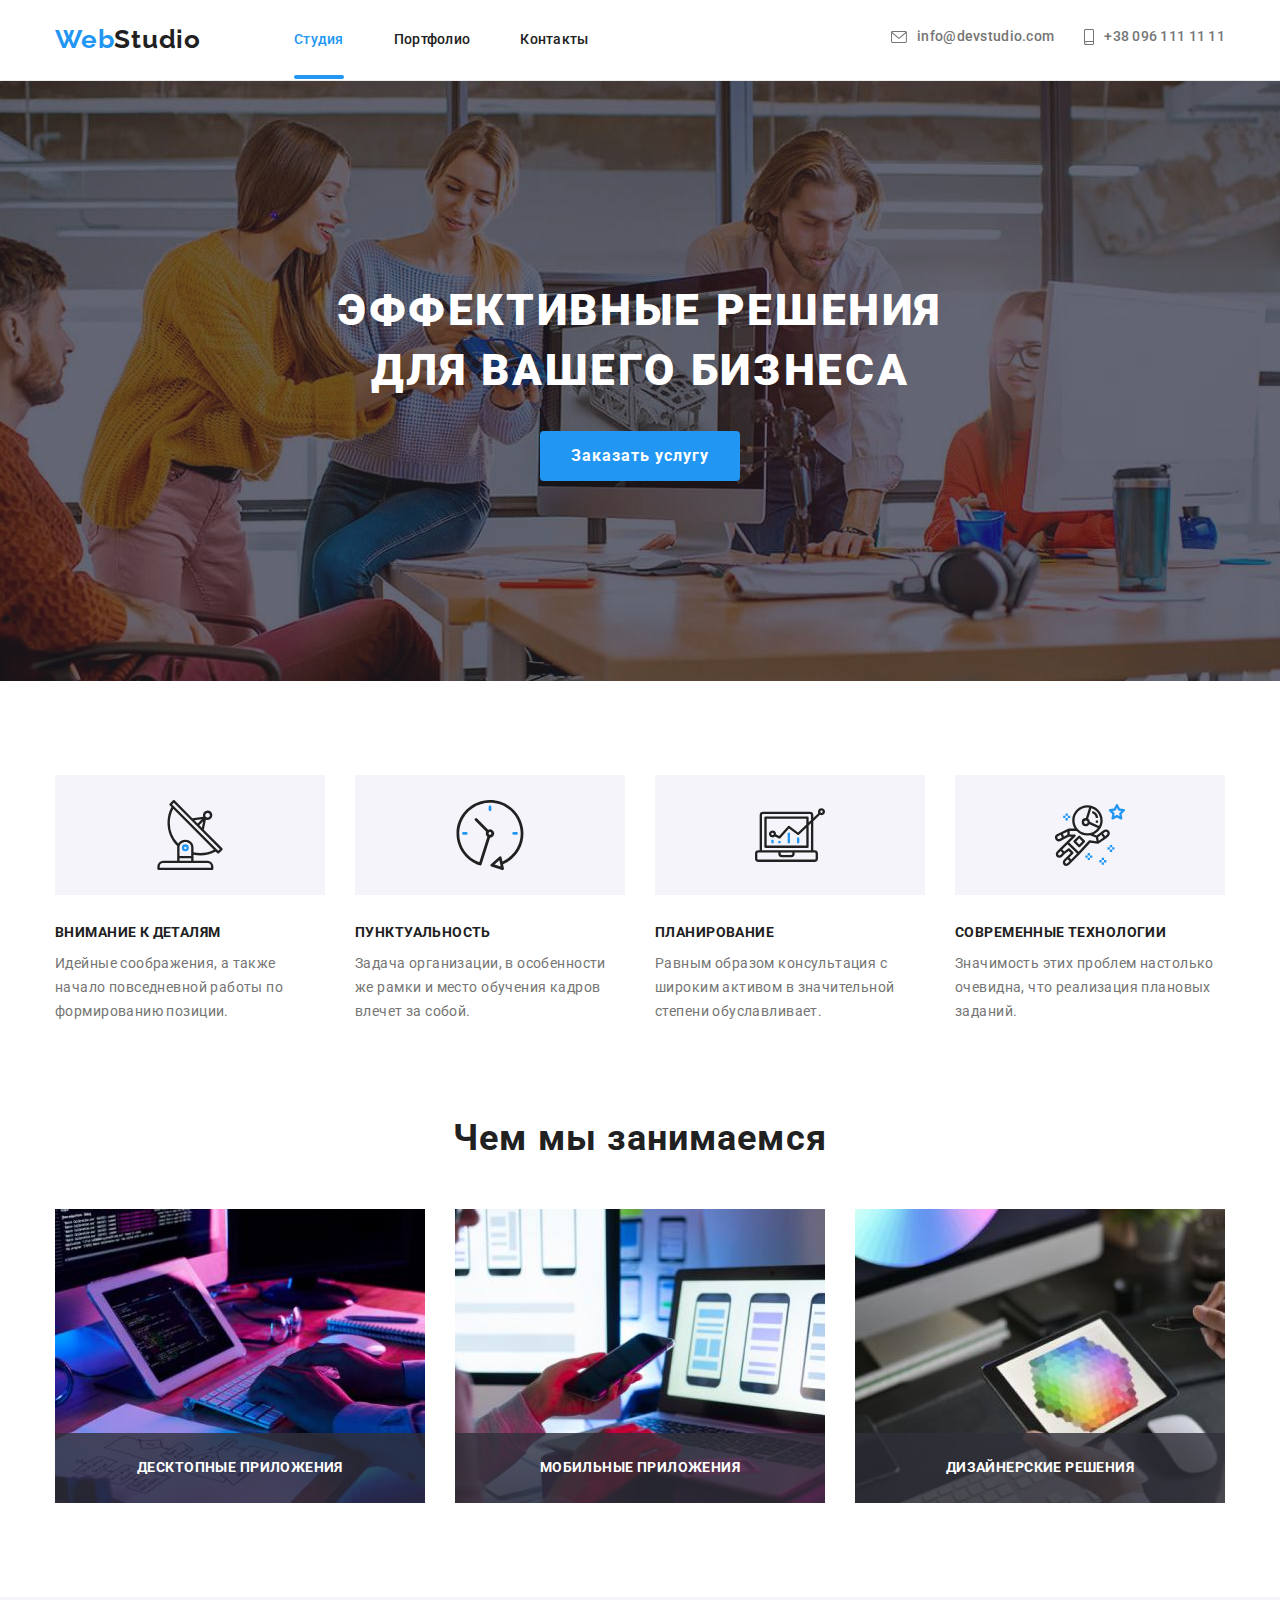
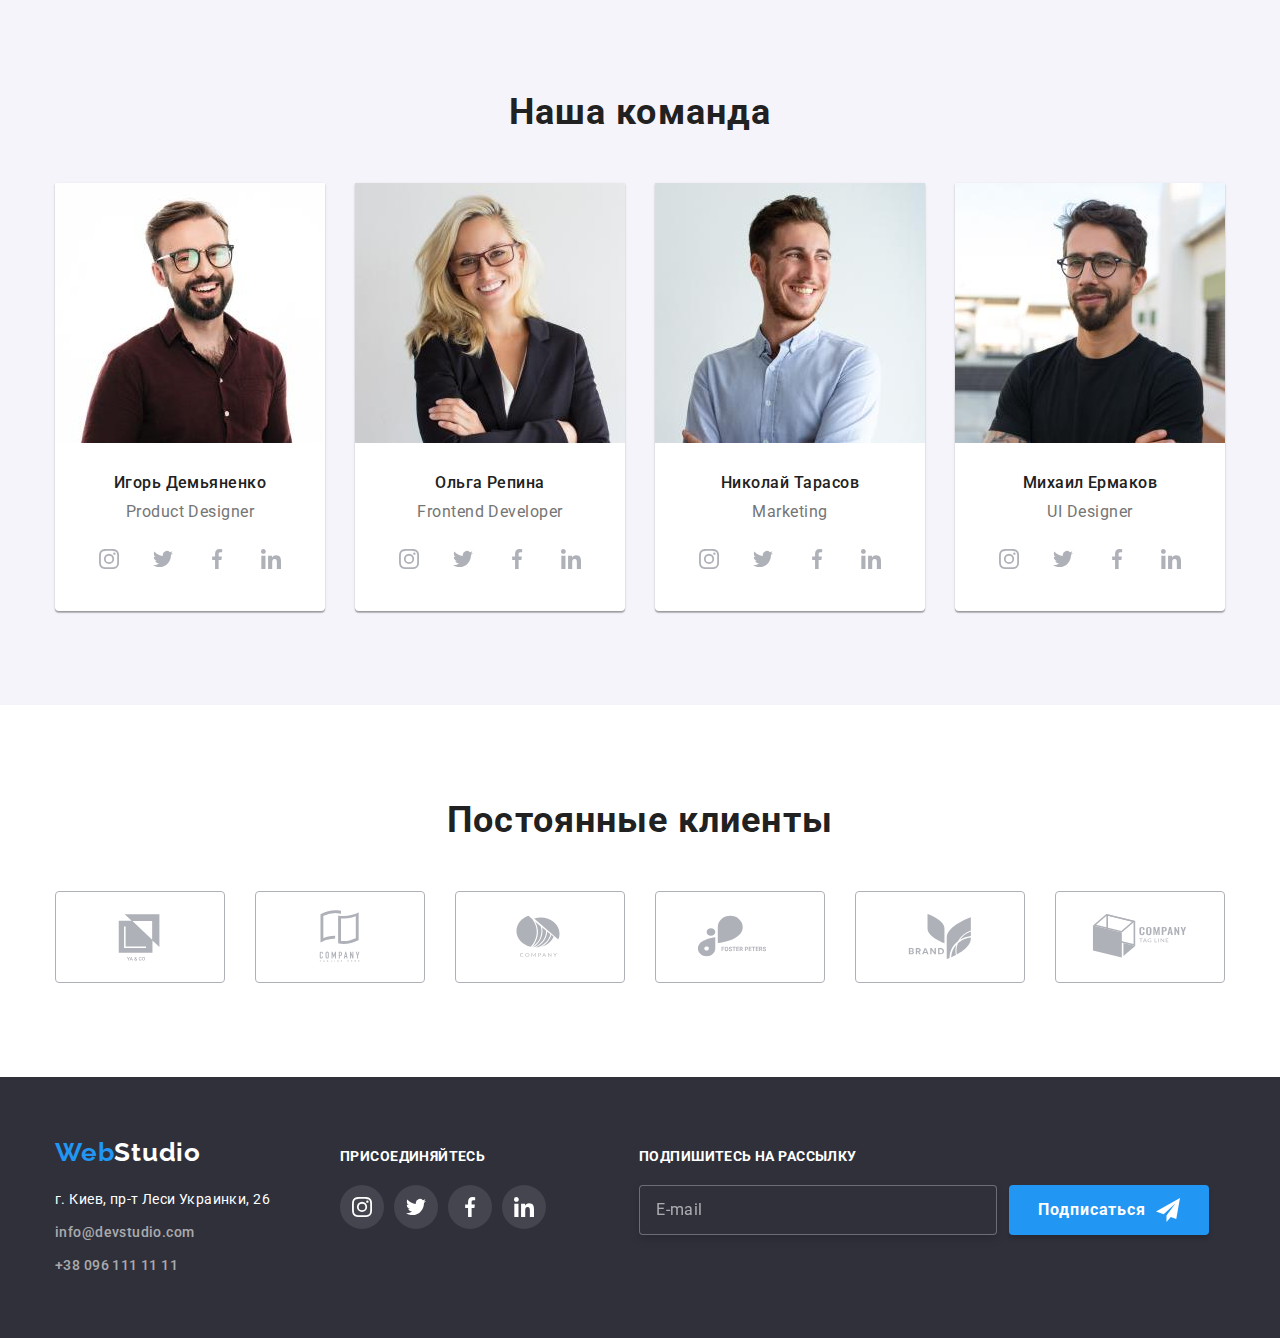
<file: index.html>
<!DOCTYPE html>
<html lang="ru">
  <head>
    <meta charset="UTF-8" />
    <meta http-equiv="X-UA-Compatible" content="IE=edge" />
    <meta name="viewport" content="width=device-width, initial-scale=1.0" />
    <title>Студия</title>
    <link href="./css/modern-normalize.css" rel="stylesheet" />
    <link
      href="https://fonts.googleapis.com/css2?family=Raleway:wght@700&family=Roboto:wght@400;500;700;900&display=swap"
      rel="stylesheet"
    />
    <link rel="stylesheet" href="./css/main.min.css" />
  </head>
  <body>
    <header class="header">
      <div class="container">
        <div class="nav">
          <a href="./index.html" lang="en" class="logo__link link"
            >Web<span class="logo__text">Studio </span></a
          >
          <nav>
            <ul class="list nav__list">
              <li class="nav__item">
                <a class="nav__link nav__link--active link" href="./index.html"
                  >Студия</a
                >
              </li>
              <li class="nav__item">
                <a class="nav__link link" href="./portfolio.html">Портфолио</a>
              </li>
              <li class="nav__item">
                <a class="nav__link link" href="">Контакты</a>
              </li>
            </ul>
          </nav>
        </div>
        <button type="button" class="burger--btn" data-menu-open>
          <svg class="burger--btn__icon">
            <use href="./images/icons.svg#icon-menu_40px"></use>
          </svg>
        </button>
        <ul class="list contact">
          <li class="contact__item">
            <a href="mailto:info@devstudio.com" class="contact__link link">
              <svg class="contact__icon contact__icon--mail">
                <use href="./images/icons.svg#icon-email"></use>
              </svg>
              info@devstudio.com</a
            >
          </li>
          <li class="contact__item">
            <a href="tel:+380961111111" class="contact__link link">
              <svg class="contact__icon contact__icon--telef">
                <use href="./images/icons.svg#icon-smartphone"></use>
              </svg>
              +38 096 111 11 11</a
            >
          </li>
        </ul>
      </div>
    </header>
    <main>
      <section class="hero-section">
        <div class="container">
          <h1 class="hero-title">Эффективные решения для вашего бизнеса</h1>
          <button type="button" class="btn hero-btn" data-modal-open>
            Заказать услугу
          </button>
        </div>
      </section>
      <section class="section">
        <div class="container">
          <h2 class="visually-hidden">Наши сильные стороны</h2>
          <ul class="list advantage-list">
            <li class="advantage-item">
              <div class="advantage-form">
                <svg class="advantage-icon" width="70px" height="70px">
                  <use href="./images/icons.svg#icon-antenna"></use>
                </svg>
              </div>
              <h3 class="advantage-title">Внимание к деталям</h3>
              <p class="advantage-text">
                Идейные соображения, а также начало повседневной работы по
                формированию позиции.
              </p>
            </li>
            <li class="advantage-item">
              <div class="advantage-form">
                <svg class="advantage-icon" width="70px" height="70px">
                  <use href="./images/icons.svg#icon-clock"></use>
                </svg>
              </div>
              <h3 class="advantage-title">Пунктуальность</h3>
              <p class="advantage-text">
                Задача организации, в особенности же рамки и место обучения
                кадров влечет за собой.
              </p>
            </li>
            <li class="advantage-item">
              <div class="advantage-form">
                <svg class="advantage-icon" width="70px" height="70px">
                  <use href="./images/icons.svg#icon-diagram"></use>
                </svg>
              </div>
              <h3 class="advantage-title">Планирование</h3>
              <p class="advantage-text">
                Равным образом консультация с широким активом в значительной
                степени обуславливает.
              </p>
            </li>
            <li class="advantage-item">
              <div class="advantage-form">
                <svg class="advantage-icon" width="70px" height="70px">
                  <use href="./images/icons.svg#icon-astronaut"></use>
                </svg>
              </div>
              <h3 class="advantage-title">Современные технологии</h3>
              <p class="advantage-text">
                Значимость этих проблем настолько очевидна, что реализация
                плановых заданий.
              </p>
            </li>
          </ul>
        </div>
      </section>
      <section class="example-section section">
        <div class="container">
          <h2 class="section-title">Чем мы занимаемся</h2>
          <ul class="list example-list">
            <li class="example-item">
              <picture>
                <source
                  media="(min-width:1200px)"
                  srcset="
                    ./images/img-example-1.jpg    1x,
                    ./images/img-example@2x-1.jpg 2x
                  "
                />
                <img src="#" alt="Написание кода" />
              </picture>
              <div class="example-description">
                <h3 class="example-title">Десктопные приложения</h3>
              </div>
            </li>
            <li class="example-item">
              <picture>
                <source
                  media="(min-width:1200px)"
                  srcset="
                    ./images/img-example-2.jpg    1x,
                    ./images/img-example@2x-2.jpg 2x
                  "
                />
                <img src="#" alt="Разработка мобильной версии" />
              </picture>
              <div class="example-description">
                <h3 class="example-title">Мобильные приложения</h3>
              </div>
            </li>
            <li class="example-item">
              <picture>
                <source
                  media="(min-width:1200px)"
                  srcset="
                    ./images/img-example-3.jpg    1x,
                    ./images/img-example@2x-3.jpg 2x
                  "
                />
                <img src="#" alt="Разработка дизайна" />
              </picture>
              <div class="example-description">
                <h3 class="example-title">Дизайнерские решения</h3>
              </div>
            </li>
          </ul>
        </div>
      </section>
      <section class="section team-section">
        <div class="container">
          <h2 class="section-title">Наша команда</h2>
          <ul class="list team-list">
            <li class="team-item">
              <picture>
                <source
                  media="(min-width:1200px)"
                  srcset="
                    ./images/desktop/img.jpg    1x,
                    ./images/desktop/img@2x.jpg 2x
                  "
                />
                <source
                  media="(min-width:768px)"
                  srcset="
                    ./images/tablet/img-tablet.jpg    1x,
                    ./images/tablet/img-tablet@2x.jpg 2x
                  "
                />
                <source
                  media="(min-width:320px)"
                  srcset="
                    ./images/mobile/img-mobile.jpg    1x,
                    ./images/mobile/img-mobile@2x.jpg 2x
                  "
                />
                <img src="#" alt="Игорь Демьяненко" />
              </picture>
              <div class="description">
                <h3 class="team-title">Игорь Демьяненко</h3>
                <p lang="en" class="team-text">Product Designer</p>
                <ul class="social-list list">
                  <li class="social-item">
                    <a href="" class="social-link">
                      <svg class="social-logo" width="20" height="20">
                        <use href="./images/icons.svg#icon-instagram"></use>
                      </svg>
                    </a>
                  </li>
                  <li class="social-item">
                    <a href="" class="social-link">
                      <svg class="social-logo" width="20" height="20">
                        <use href="./images/icons.svg#icon-twitter"></use>
                      </svg>
                    </a>
                  </li>
                  <li class="social-item">
                    <a href="" class="social-link">
                      <svg class="social-logo" width="20" height="20">
                        <use href="./images/icons.svg#icon-facebook"></use>
                      </svg>
                    </a>
                  </li>
                  <li class="social-item">
                    <a href="" class="social-link">
                      <svg class="social-logo" width="20" height="20">
                        <use href="./images/icons.svg#icon-linkedin"></use>
                      </svg>
                    </a>
                  </li>
                </ul>
              </div>
            </li>
            <li class="team-item">
              <picture>
                <source
                  media="(min-width:1200px)"
                  srcset="
                    ./images/desktop/img-1.jpg    1x,
                    ./images/desktop/img@2x-1.jpg 2x
                  "
                />
                <source
                  media="(min-width:768px)"
                  srcset="
                    ./images/tablet/img-tablet-1.jpg    1x,
                    ./images/tablet/img-tablet@2x-1.jpg 2x
                  "
                />
                <source
                  media="(min-width:320px)"
                  srcset="
                    ./images/mobile/img-mobile-1.jpg    1x,
                    ./images/mobile/img-mobile@2x-1.jpg 2x
                  "
                />
                <img src="#" alt="Ольга Репина" />
              </picture>
              <div class="description">
                <h3 class="team-title">Ольга Репина</h3>
                <p lang="en" class="team-text">Frontend Developer</p>
                <ul class="social-list list">
                  <li class="social-item">
                    <a href="" class="social-link">
                      <svg class="social-logo" width="20" height="20">
                        <use href="./images/icons.svg#icon-instagram"></use>
                      </svg>
                    </a>
                  </li>
                  <li class="social-item">
                    <a href="" class="social-link">
                      <svg class="social-logo" width="20" height="20">
                        <use href="./images/icons.svg#icon-twitter"></use>
                      </svg>
                    </a>
                  </li>
                  <li class="social-item">
                    <a href="" class="social-link">
                      <svg class="social-logo" width="20" height="20">
                        <use href="./images/icons.svg#icon-facebook"></use>
                      </svg>
                    </a>
                  </li>
                  <li class="social-item">
                    <a href="" class="social-link">
                      <svg class="social-logo" width="20" height="20">
                        <use href="./images/icons.svg#icon-linkedin"></use>
                      </svg>
                    </a>
                  </li>
                </ul>
              </div>
            </li>
            <li class="team-item">
              <picture>
                <source
                  media="(min-width:1200px)"
                  srcset="
                    ./images/desktop/img-2.jpg    1x,
                    ./images/desktop/img@2x-2.jpg 2x
                  "
                />
                <source
                  media="(min-width:768px)"
                  srcset="
                    ./images/tablet/img-tablet-2.jpg    1x,
                    ./images/tablet/img-tablet@2x-2.jpg 2x
                  "
                />
                <source
                  media="(min-width:320px)"
                  srcset="
                    ./images/mobile/img-mobile-2.jpg    1x,
                    ./images/mobile/img-mobile@2x-2.jpg 2x
                  "
                />
                <img src="#" alt="Николай Тарасов" />
              </picture>
              <div class="description">
                <h3 class="team-title">Николай Тарасов</h3>
                <p lang="en" class="team-text">Marketing</p>
                <ul class="social-list list">
                  <li class="social-item">
                    <a href="" class="social-link">
                      <svg class="social-logo" width="20" height="20">
                        <use href="./images/icons.svg#icon-instagram"></use>
                      </svg>
                    </a>
                  </li>
                  <li class="social-item">
                    <a href="" class="social-link">
                      <svg class="social-logo" width="20" height="20">
                        <use href="./images/icons.svg#icon-twitter"></use>
                      </svg>
                    </a>
                  </li>
                  <li class="social-item">
                    <a href="" class="social-link">
                      <svg class="social-logo" width="20" height="20">
                        <use href="./images/icons.svg#icon-facebook"></use>
                      </svg>
                    </a>
                  </li>
                  <li class="social-item">
                    <a href="" class="social-link">
                      <svg class="social-logo" width="20" height="20">
                        <use href="./images/icons.svg#icon-linkedin"></use>
                      </svg>
                    </a>
                  </li>
                </ul>
              </div>
            </li>
            <li class="team-item">
              <picture>
                <source
                  media="(min-width:1200px)"
                  srcset="
                    ./images/desktop/img-3.jpg    1x,
                    ./images/desktop/img@2x-3.jpg 2x
                  "
                />
                <source
                  media="(min-width:768px)"
                  srcset="
                    ./images/tablet/img-tablet-3.jpg    1x,
                    ./images/tablet/img-tablet@2x-3.jpg 2x
                  "
                />
                <source
                  media="(min-width:320px)"
                  srcset="
                    ./images/mobile/img-mobile-3.jpg    1x,
                    ./images/mobile/img-mobile@2x-3.jpg 2x
                  "
                />
                <img src="#" alt="Михаил Ермаков" />
              </picture>
              <div class="description">
                <h3 class="team-title">Михаил Ермаков</h3>
                <p lang="en" class="team-text">UI Designer</p>
                <ul class="social-list list">
                  <li class="social-item">
                    <a href="" class="social-link">
                      <svg class="social-logo" width="20" height="20">
                        <use href="./images/icons.svg#icon-instagram"></use>
                      </svg>
                    </a>
                  </li>
                  <li class="social-item">
                    <a href="" class="social-link">
                      <svg class="social-logo" width="20" height="20">
                        <use href="./images/icons.svg#icon-twitter"></use>
                      </svg>
                    </a>
                  </li>
                  <li class="social-item">
                    <a href="" class="social-link">
                      <svg class="social-logo" width="20" height="20">
                        <use href="./images/icons.svg#icon-facebook"></use>
                      </svg>
                    </a>
                  </li>
                  <li class="social-item">
                    <a href="" class="social-link">
                      <svg class="social-logo" width="20" height="20">
                        <use href="./images/icons.svg#icon-linkedin"></use>
                      </svg>
                    </a>
                  </li>
                </ul>
              </div>
            </li>
          </ul>
        </div>
      </section>
      <section class="section">
        <div class="container">
          <h2 class="section-title">Постоянные клиенты</h2>
          <ul class="client-list list">
            <li class="client-item">
              <a href="" class="client-link">
                <svg class="client-icon" width="106px" height="60px">
                  <use href="./images/icons.svg#icon-klient-logo1"></use>
                </svg>
              </a>
            </li>
            <li class="client-item">
              <a href="" class="client-link">
                <svg class="client-icon" width="106px" height="60px">
                  <use href="./images/icons.svg#icon-klient-logo2"></use>
                </svg>
              </a>
            </li>
            <li class="client-item">
              <a href="" class="client-link">
                <svg class="client-icon" width="106px" height="60px">
                  <use href="./images/icons.svg#icon-klient-logo3"></use>
                </svg>
              </a>
            </li>
            <li class="client-item">
              <a href="" class="client-link">
                <svg class="client-icon" width="106px" height="60px">
                  <use href="./images/icons.svg#icon-klient-logo4"></use>
                </svg>
              </a>
            </li>
            <li class="client-item">
              <a href="" class="client-link">
                <svg class="client-icon" width="106px" height="60px">
                  <use href="./images/icons.svg#icon-klient-logo5"></use>
                </svg>
              </a>
            </li>
            <li class="client-item">
              <a href="" class="client-link">
                <svg class="client-icon" width="106px" height="60px">
                  <use href="./images/icons.svg#icon-klient-logo6"></use>
                </svg>
              </a>
            </li>
          </ul>
        </div>
      </section>
    </main>
    <footer class="footer footer-section">
      <div class="container footer-iformation">
        <div class="footer-contact-block">
          <div class="adress-information">
            <a href="./index.html" lang="en" class="logo__link link"
              >Web<span class="logo__text--white">Studio </span></a
            >
            <address>
              <p class="adress-item">г. Киев, пр-т Леси Украинки, 26</p>
              <ul class="list">
                <li class="adress-item">
                  <a href="mailto:info@devstudio.com" class="link contact__link"
                    >info@devstudio.com</a
                  >
                </li>
                <li class="adress-item">
                  <a href="tel:+380961111111" class="link contact__link"
                    >+38 096 111 11 11</a
                  >
                </li>
              </ul>
            </address>
          </div>
          <div class="social-information">
            <h3 class="social-title">присоединяйтесь</h3>
            <ul class="social-list list">
              <li class="social-item">
                <a href="" class="social-link">
                  <svg class="social-logo" width="20" height="20">
                    <use href="./images/icons.svg#icon-instagram"></use>
                  </svg>
                </a>
              </li>
              <li class="social-item">
                <a href="" class="social-link">
                  <svg class="social-logo" width="20" height="20">
                    <use href="./images/icons.svg#icon-twitter"></use>
                  </svg>
                </a>
              </li>
              <li class="social-item">
                <a href="" class="social-link">
                  <svg class="social-logo" width="20" height="20">
                    <use href="./images/icons.svg#icon-facebook"></use>
                  </svg>
                </a>
              </li>
              <li class="social-item">
                <a href="" class="social-link">
                  <svg class="social-logo" width="20" height="20">
                    <use href="./images/icons.svg#icon-linkedin"></use>
                  </svg>
                </a>
              </li>
            </ul>
          </div>
        </div>
        <div class="form-footer">
          <form>
            <p class="form-head-footer">Подпишитесь на рассылку</p>
            <div class="sub-footer">
              <label>
                <input
                  type="email"
                  name="user-email-footer"
                  class="form-field-footer"
                  placeholder="E-mail"
                />
              </label>
              <button type="submit" class="form-btn-footer btn">
                Подписаться
                <svg class="modal-icon-footer" width="24" height="24">
                  <use href="./images/icons.svg#icon-send"></use>
                </svg>
              </button>
            </div>
          </form>
        </div>
      </div>
    </footer>
    <div class="backdrop is-hidden" data-modal>
      <div class="modal">
        <button type="button" class="modal-btn" data-modal-close>
          <svg class="modal-icon" width="14px" height="14px">
            <use href="./images/icons.svg#icon-close-black"></use>
          </svg>
        </button>
        <form>
          <div class="form-data">
            <p class="form-head">Оставьте свои данные, мы вам перезвоним</p>
            <label class="form-item">
              Имя
              <span class="form-field-holder">
                <input
                  type="text"
                  name="user-name"
                  autofocus
                  class="form-field"
                />
                <svg class="form-icon" width="18px" height="18px">
                  <use href="./images/icons.svg#icon-person-black"></use>
                </svg>
              </span>
            </label>
            <label class="form-item">
              Телефон
              <span class="form-field-holder">
                <input type="tel" name="user-tel" class="form-field" />
                <svg class="form-icon" width="18px" height="18px">
                  <use href="./images/icons.svg#icon-phone-black"></use>
                </svg>
              </span>
            </label>
            <label class="form-item">
              Почта
              <span class="form-field-holder">
                <input type="email" name="user-email" class="form-field" />
                <svg class="form-icon" width="18px" height="18px">
                  <use href="./images/icons.svg#icon-email-black"></use>
                </svg>
              </span>
            </label>
            <label class="form-item form-item-last">
              Комментарий
              <textarea
                name="user-message"
                class="form-field form-message"
                placeholder="Введите текст"
              ></textarea>
            </label>
            <input
              type="checkbox"
              name="policy"
              id="agreement"
              class="modal-checkbox visually-hidden"
            />
            <label for="agreement" class="modal-checkbox-text">
              Соглашаюсь с рассылкой и принимаю&nbsp;
              <a href="">Условия договора</a>
            </label>
            <button type="submit" class="form-btn btn">Отправить</button>
          </div>
        </form>
      </div>
    </div>
    <div class="mobile--menu" data-menu>
      <button type="button" class="mobile--btn" data-menu-close>
        <svg class="mobile--btn__icon">
          <use href="./images/icons.svg#icon-close_40px"></use>
        </svg>
      </button>
      <div class="mobile--container">
        <div class="mobile--nav">
          <nav>
            <ul class="list mobile--nav__list">
              <li class="mobile--nav__item">
                <a
                  class="mobile--nav__link mobile--nav__link--active link"
                  href="./index.html"
                  >Студия</a
                >
              </li>
              <li class="mobile--nav__item">
                <a class="mobile--nav__link link" href="./portfolio.html"
                  >Портфолио</a
                >
              </li>
              <li class="mobile--nav__item">
                <a class="mobile--nav__link link" href="">Контакты</a>
              </li>
            </ul>
          </nav>
        </div>
        <div class="connection">
          <ul class="mobile--contact list">
            <li class="mobile--contact__item">
              <a
                href="tel:+380961111111"
                class="mobile--contact__link link telef"
              >
                +38 096 111 11 11</a
              >
            </li>
            <li class="mobile--contact__item">
              <a
                href="mailto:info@devstudio.com"
                class="mobile--contact__link link"
              >
                info@devstudio.com</a
              >
            </li>
          </ul>
          <ul class="mobile--social list">
            <li class="mobile--social__item">
              <a href="" class="mobile--social__link link"> Instagram</a>
            </li>
            <li class="mobile--social__item">
              <a href="" class="mobile--social__link link"> Twitter</a>
            </li>
            <li class="mobile--social__item">
              <a href="" class="mobile--social__link link"> Facebook</a>
            </li>
            <li class="mobile--social__item">
              <a href="" class="mobile--social__link link"> LinkedIn</a>
            </li>
          </ul>
        </div>
      </div>
    </div>
    <script src="./js/mobile-menu.js"></script>
    <script src="./js/modal.js"></script>
  </body>
</html>
</file>
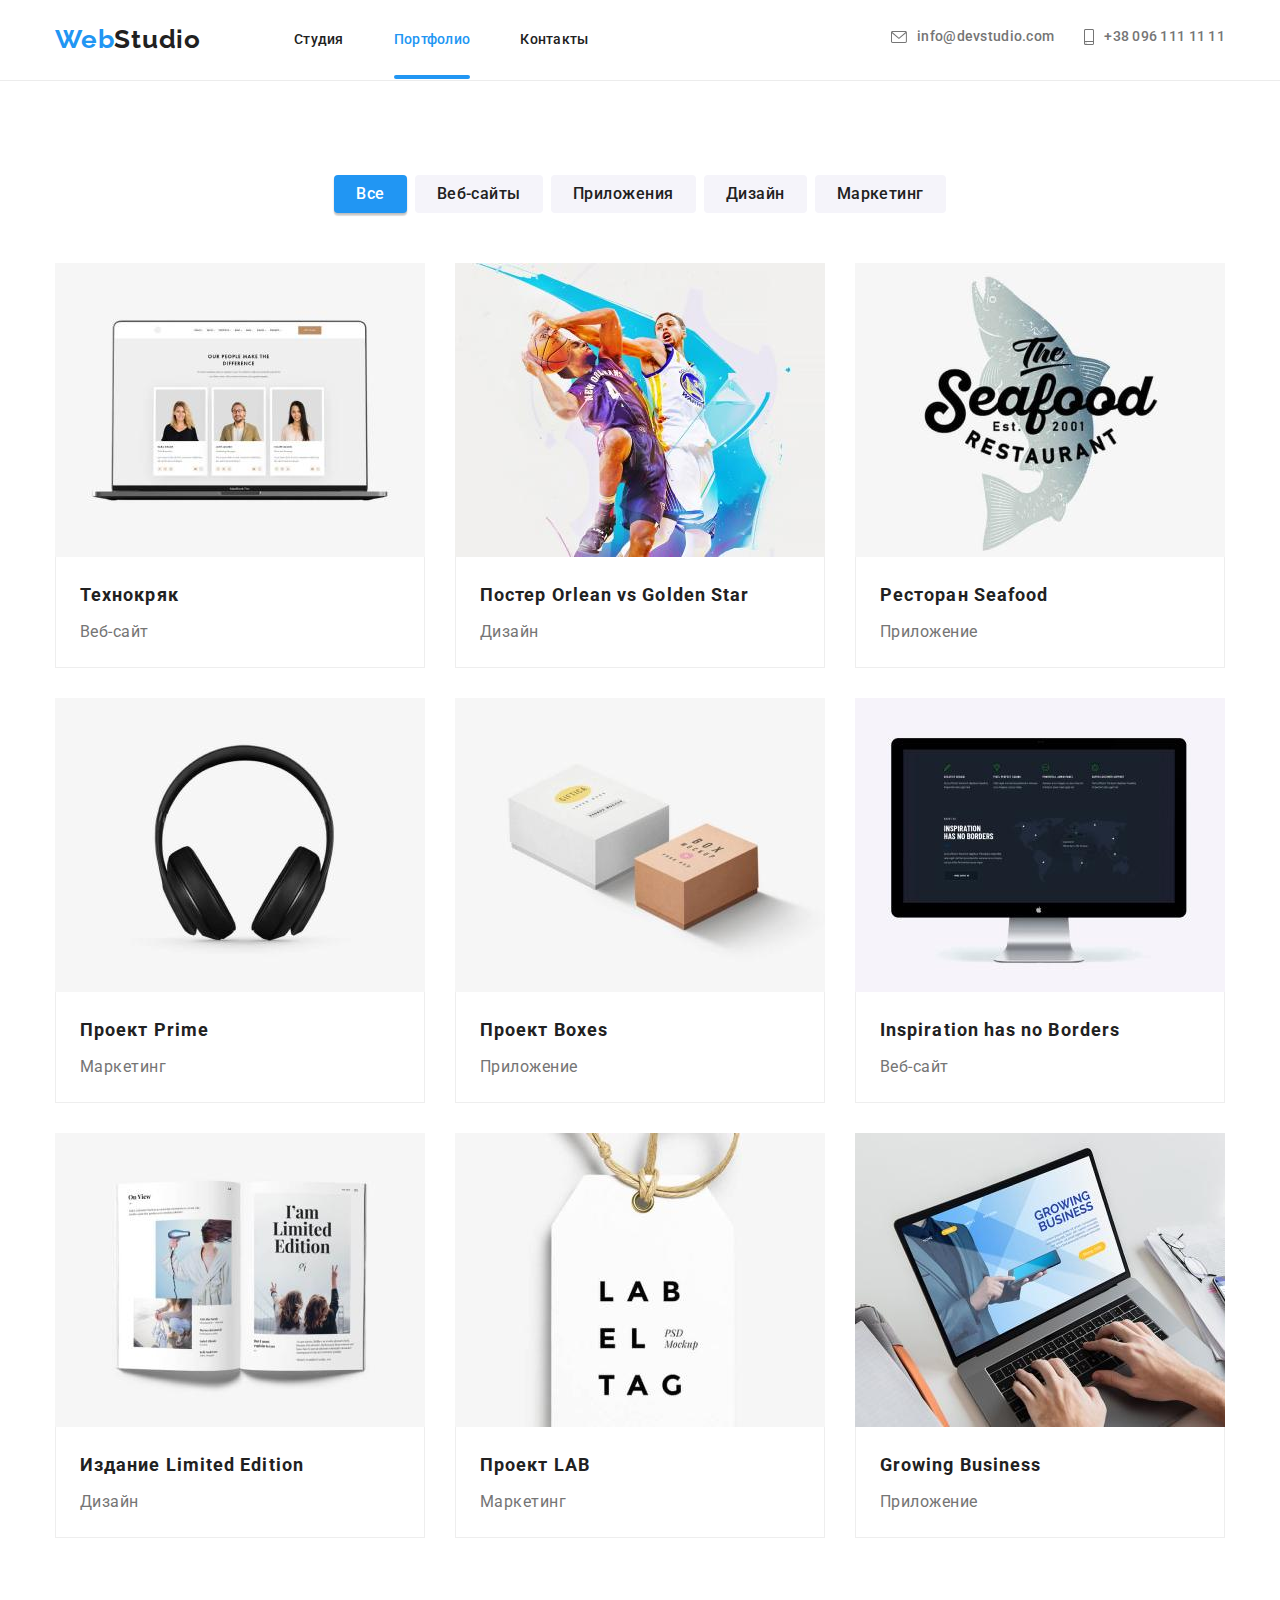
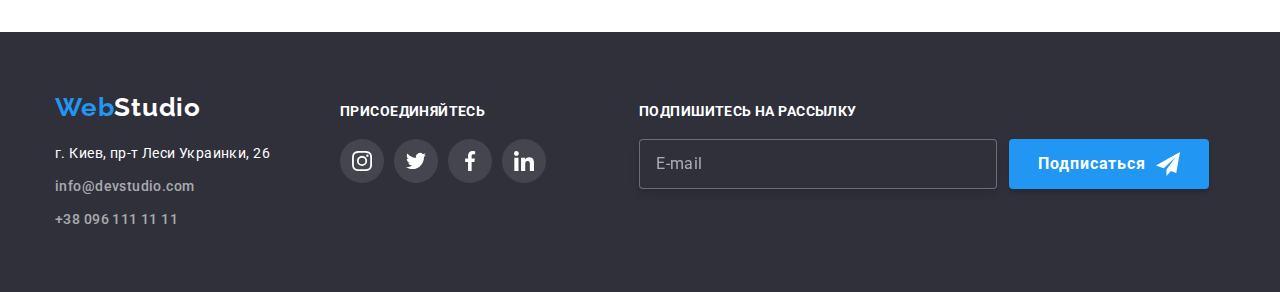
<file: portfolio.html>
<!DOCTYPE html>
<html lang="ru">
  <head>
    <meta charset="UTF-8" />
    <meta http-equiv="X-UA-Compatible" content="IE=edge" />
    <meta name="viewport" content="width=device-width, initial-scale=1.0" />
    <title>Портфолио</title>
    <link href="./css/modern-normalize.css" rel="stylesheet" />
    <link
      href="https://fonts.googleapis.com/css2?family=Raleway:wght@700&family=Roboto:wght@400;500;700;900&display=swap"
      rel="stylesheet"
    />
    <link rel="stylesheet" href="./css/main.min.css" />
  </head>

  <body>
    <header class="header">
      <div class="container">
        <div class="nav">
          <a href="./index.html" lang="en" class="logo__link link"
            >Web<span class="logo__text">Studio </span></a
          >
          <nav>
            <ul class="list nav__list">
              <li class="nav__item">
                <a class="nav__link link" href="./index.html">Студия</a>
              </li>
              <li class="nav__item">
                <a
                  class="nav__link nav__link--active link"
                  href="./portfolio.html"
                  >Портфолио</a
                >
              </li>
              <li class="nav__item">
                <a class="nav__link link" href="">Контакты</a>
              </li>
            </ul>
          </nav>
        </div>
        <button type="button" class="burger--btn" data-menu-open>
          <svg class="burger--btn__icon">
            <use href="./images/icons.svg#icon-menu_40px"></use>
          </svg>
        </button>
        <ul class="list contact">
          <li class="contact__item">
            <a href="mailto:info@devstudio.com" class="contact__link link">
              <svg class="contact__icon" width="16px" height="12px">
                <use href="./images/icons.svg#icon-email"></use>
              </svg>
              info@devstudio.com</a
            >
          </li>
          <li class="contact__item">
            <a href="tel:+380961111111" class="contact__link link">
              <svg class="contact__icon" width="10px" height="16px">
                <use href="./images/icons.svg#icon-smartphone"></use>
              </svg>
              +38 096 111 11 11</a
            >
          </li>
        </ul>
      </div>
    </header>
    <main>
      <section class="section">
        <div class="container">
          <h1 class="visually-hidden">Портфолио</h1>
          <h2 class="visually-hidden">Примеры наших работ</h2>
          <ul class="list filter-list">
            <li class="filter-item">
              <button type="button" class="filter-btn active">Все</button>
            </li>
            <li class="filter-item">
              <button type="button" class="filter-btn">Веб-сайты</button>
            </li>
            <li class="filter-item">
              <button type="button" class="filter-btn">Приложения</button>
            </li>
            <li class="filter-item">
              <button type="button" class="filter-btn">Дизайн</button>
            </li>
            <li class="filter-item">
              <button type="button" class="filter-btn">Маркетинг</button>
            </li>
          </ul>
          <ul class="list portfolio-list">
            <li class="portfolio-item">
              <a href="http://" class="portfolio-link link">
                <div class="img-holder">
                  <picture>
                    <source
                      media="(min-width:1200px)"
                      srcset="
                        ./images/desktop/img-12.jpg    1x,
                        ./images/desktop/img@2x-12.jpg 2x
                      "
                    />
                    <source
                      media="(min-width:768px)"
                      srcset="
                        ./images/tablet/img-tablet-12.jpg    1x,
                        ./images/tablet/img-tablet@2x-12.jpg 2x
                      "
                    />
                    <source
                      media="(min-width:320px)"
                      srcset="
                        ./images/mobile/img-mobile-12.jpg    1x,
                        ./images/mobile/img-mobile@2x-12.jpg 2x
                      "
                    />
                    <img src="#" alt="Экран компьютера с веб-сайтом" />
                  </picture>
                  <div class="portfolio-detail">
                    <p>
                      Технокряк это современная площадка распространения
                      коронавируса. Компании используют эту платформу для
                      цифрового шпионажа и атак на защищённые сервера
                      конкурентов.
                    </p>
                  </div>
                </div>
                <div class="portfolio-description">
                  <h3 class="portfolio-title">Технокряк</h3>
                  <p class="portfolio-text">Веб-сайт</p>
                </div>
              </a>
            </li>
            <li class="portfolio-item">
              <a href="http://" class="portfolio-link link">
                <div class="img-holder">
                  <picture>
                    <source
                      media="(min-width:1200px)"
                      srcset="
                        ./images/desktop/img-4.jpg    1x,
                        ./images/desktop/img@2x-4.jpg 2x
                      "
                    />
                    <source
                      media="(min-width:768px)"
                      srcset="
                        ./images/tablet/img-tablet-11.jpg    1x,
                        ./images/tablet/img-tablet@2x-11.jpg 2x
                      "
                    />
                    <source
                      media="(min-width:320px)"
                      srcset="
                        ./images/mobile/img-mobile-4.jpg    1x,
                        ./images/mobile/img-mobile@2x-4.jpg 2x
                      "
                    />
                    <img src="#" alt="Баскетболисты" />
                  </picture>
                  <div class="portfolio-detail">
                    <p>
                      Технокряк это современная площадка распространения
                      коронавируса. Компании используют эту платформу для
                      цифрового шпионажа и атак на защищённые сервера
                      конкурентов.
                    </p>
                  </div>
                </div>
                <div class="portfolio-description">
                  <h3 class="portfolio-title">
                    Постер <span lang="en"> Orlean vs Golden Star</span>
                  </h3>
                  <p class="portfolio-text">Дизайн</p>
                </div>
              </a>
            </li>
            <li class="portfolio-item">
              <a href="http://" class="portfolio-link link">
                <div class="img-holder">
                  <picture>
                    <source
                      media="(min-width:1200px)"
                      srcset="
                        ./images/desktop/img-5.jpg    1x,
                        ./images/desktop/img@2x-5.jpg 2x
                      "
                    />
                    <source
                      media="(min-width:768px)"
                      srcset="
                        ./images/tablet/img-tablet-4.jpg    1x,
                        ./images/tablet/img-tablet@2x-4.jpg 2x
                      "
                    />
                    <source
                      media="(min-width:320px)"
                      srcset="
                        ./images/mobile/img-mobile-5.jpg    1x,
                        ./images/mobile/img-mobile@2x-5.jpg 2x
                      "
                    />
                    <img src="#" alt="Рыба и название ресторана" />
                  </picture>
                  <div class="portfolio-detail">
                    <p>
                      Технокряк это современная площадка распространения
                      коронавируса. Компании используют эту платформу для
                      цифрового шпионажа и атак на защищённые сервера
                      конкурентов.
                    </p>
                  </div>
                </div>
                <div class="portfolio-description">
                  <h3 class="portfolio-title">
                    Ресторан <span lang="en">Seafood</span>
                  </h3>
                  <p class="portfolio-text">Приложение</p>
                </div>
              </a>
            </li>
            <li class="portfolio-item">
              <a href="http://" class="portfolio-link link">
                <div class="img-holder">
                  <picture>
                    <source
                      media="(min-width:1200px)"
                      srcset="
                        ./images/desktop/img-6.jpg    1x,
                        ./images/desktop/img@2x-6.jpg 2x
                      "
                    />
                    <source
                      media="(min-width:768px)"
                      srcset="
                        ./images/tablet/img-tablet-5.jpg    1x,
                        ./images/tablet/img-tablet@2x-5.jpg 2x
                      "
                    />
                    <source
                      media="(min-width:320px)"
                      srcset="
                        ./images/mobile/img-mobile-6.jpg    1x,
                        ./images/mobile/img-mobile@2x-6.jpg 2x
                      "
                    />
                    <img src="#" alt="Наушники" />
                  </picture>
                  <div class="portfolio-detail">
                    <p>
                      Технокряк это современная площадка распространения
                      коронавируса. Компании используют эту платформу для
                      цифрового шпионажа и атак на защищённые сервера
                      конкурентов.
                    </p>
                  </div>
                </div>
                <div class="portfolio-description">
                  <h3 class="portfolio-title">
                    Проект <span lang="en">Prime</span>
                  </h3>
                  <p class="portfolio-text">Маркетинг</p>
                </div>
              </a>
            </li>
            <li class="portfolio-item">
              <a href="http://" class="portfolio-link link">
                <div class="img-holder">
                  <picture>
                    <source
                      media="(min-width:1200px)"
                      srcset="
                        ./images/desktop/img-7.jpg    1x,
                        ./images/desktop/img@2x-7.jpg 2x
                      "
                    />
                    <source
                      media="(min-width:768px)"
                      srcset="
                        ./images/tablet/img-tablet-6.jpg    1x,
                        ./images/tablet/img-tablet@2x-6.jpg 2x
                      "
                    />
                    <source
                      media="(min-width:320px)"
                      srcset="
                        ./images/mobile/img-mobile-7.jpg    1x,
                        ./images/mobile/img-mobile@2x-7.jpg 2x
                      "
                    />
                    <img src="#" alt="Две коробки" />
                  </picture>
                  <div class="portfolio-detail">
                    <p>
                      Технокряк это современная площадка распространения
                      коронавируса. Компании используют эту платформу для
                      цифрового шпионажа и атак на защищённые сервера
                      конкурентов.
                    </p>
                  </div>
                </div>
                <div class="portfolio-description">
                  <h3 class="portfolio-title">
                    Проект <span lang="en">Boxes</span>
                  </h3>
                  <p class="portfolio-text">Приложение</p>
                </div>
              </a>
            </li>
            <li class="portfolio-item">
              <a href="http://" class="portfolio-link link">
                <div class="img-holder">
                  <picture>
                    <source
                      media="(min-width:1200px)"
                      srcset="
                        ./images/desktop/img-8.jpg    1x,
                        ./images/desktop/img@2x-8.jpg 2x
                      "
                    />
                    <source
                      media="(min-width:768px)"
                      srcset="
                        ./images/tablet/img-tablet-7.jpg    1x,
                        ./images/tablet/img-tablet@2x-7.jpg 2x
                      "
                    />
                    <source
                      media="(min-width:320px)"
                      srcset="
                        ./images/mobile/img-mobile-8.jpg    1x,
                        ./images/mobile/img-mobile@2x-8.jpg 2x
                      "
                    />
                    <img src="#" alt="Экран компьютера с веб-сайтом" />
                  </picture>
                  <div class="portfolio-detail">
                    <p>
                      Технокряк это современная площадка распространения
                      коронавируса. Компании используют эту платформу для
                      цифрового шпионажа и атак на защищённые сервера
                      конкурентов.
                    </p>
                  </div>
                </div>
                <div class="portfolio-description">
                  <h3 class="portfolio-title" lang="en">
                    Inspiration has no Borders
                  </h3>
                  <p class="portfolio-text">Веб-сайт</p>
                </div>
              </a>
            </li>
            <li class="portfolio-item">
              <a href="http://" class="portfolio-link link">
                <div class="img-holder">
                  <picture>
                    <source
                      media="(min-width:1200px)"
                      srcset="
                        ./images/desktop/img-9.jpg    1x,
                        ./images/desktop/img@2x-9.jpg 2x
                      "
                    />
                    <source
                      media="(min-width:768px)"
                      srcset="
                        ./images/tablet/img-tablet-8.jpg    1x,
                        ./images/tablet/img-tablet@2x-8.jpg 2x
                      "
                    />
                    <source
                      media="(min-width:320px)"
                      srcset="
                        ./images/mobile/img-mobile-9.jpg    1x,
                        ./images/mobile/img-mobile@2x-9.jpg 2x
                      "
                    />
                    <img src="#" alt="Женский журнал" />
                  </picture>
                  <div class="portfolio-detail">
                    <p>
                      Технокряк это современная площадка распространения
                      коронавируса. Компании используют эту платформу для
                      цифрового шпионажа и атак на защищённые сервера
                      конкурентов.
                    </p>
                  </div>
                </div>
                <div class="portfolio-description">
                  <h3 class="portfolio-title">
                    Издание <span lang="en"> Limited Edition</span>
                  </h3>
                  <p class="portfolio-text">Дизайн</p>
                </div>
              </a>
            </li>
            <li class="portfolio-item">
              <a href="http://" class="portfolio-link link">
                <div class="img-holder">
                  <picture>
                    <source
                      media="(min-width:1200px)"
                      srcset="
                        ./images/desktop/img-10.jpg    1x,
                        ./images/desktop/img@2x-10.jpg 2x
                      "
                    />
                    <source
                      media="(min-width:768px)"
                      srcset="
                        ./images/tablet/img-tablet-9.jpg    1x,
                        ./images/tablet/img-tablet@2x-9.jpg 2x
                      "
                    />
                    <source
                      media="(min-width:320px)"
                      srcset="
                        ./images/mobile/img-mobile-10.jpg    1x,
                        ./images/mobile/img-mobile@2x-10.jpg 2x
                      "
                    />
                    <img src="#" alt="Этикетка" />
                  </picture>
                  <div class="portfolio-detail">
                    <p>
                      Технокряк это современная площадка распространения
                      коронавируса. Компании используют эту платформу для
                      цифрового шпионажа и атак на защищённые сервера
                      конкурентов.
                    </p>
                  </div>
                </div>
                <div class="portfolio-description">
                  <h3 class="portfolio-title">
                    Проект <span lang="en"> LAB</span>
                  </h3>
                  <p class="portfolio-text">Маркетинг</p>
                </div>
              </a>
            </li>
            <li class="portfolio-item">
              <a href="http://" class="portfolio-link link">
                <div class="img-holder">
                  <picture>
                    <source
                      media="(min-width:1200px)"
                      srcset="
                        ./images/desktop/img-11.jpg    1x,
                        ./images/desktop/img@2x-11.jpg 2x
                      "
                    />
                    <source
                      media="(min-width:768px)"
                      srcset="
                        ./images/tablet/img-tablet-10.jpg    1x,
                        ./images/tablet/img-tablet@2x-10.jpg 2x
                      "
                    />
                    <source
                      media="(min-width:320px)"
                      srcset="
                        ./images/mobile/img-mobile-11.jpg    1x,
                        ./images/mobile/img-mobile@2x-11.jpg 2x
                      "
                    />
                  <img
                    src="#"
                    alt="ноутбук"
                  
                  />
                  <div class="portfolio-detail">
                    <p>
                      Технокряк это современная площадка распространения
                      коронавируса. Компании используют эту платформу для
                      цифрового шпионажа и атак на защищённые сервера
                      конкурентов.
                    </p>
                  </div>
                </div>
                <div class="portfolio-description">
                  <h3 class="portfolio-title" lang="en">Growing Business</h3>
                  <p class="portfolio-text">Приложение</p>
                </div></a
              >
            </li>
          </ul>
        </div>
      </section>
    </main>
    <footer class="footer footer-section">
      <div class="container footer-iformation">
        <div class="footer-contact-block">
        <div class="adress-information">
          <a href="./index.html" lang="en" class="logo__link link"
            >Web<span class="logo__text--white">Studio </span></a
          >
          <address>
            <p class="adress-item">г. Киев, пр-т Леси Украинки, 26</p>
            <ul class="list">
              <li class="adress-item">
                <a href="mailto:info@devstudio.com" class="link contact__link"
                  >info@devstudio.com</a
                >
              </li>
              <li class="adress-item">
                <a href="tel:+380961111111" class="link contact__link"
                  >+38 096 111 11 11</a
                >
              </li>
            </ul>
          </address>
        </div>
        <div class="social-information">
          <h3 class="social-title">присоединяйтесь</h3>
          <ul class="social-list list">
            <li class="social-item">
              <a href="" class="social-link">
                <svg class="social-logo" width="20" height="20">
                  <use href="./images/icons.svg#icon-instagram"></use>
                </svg>
              </a>
            </li>
            <li class="social-item">
              <a href="" class="social-link">
                <svg class="social-logo" width="20" height="20">
                  <use href="./images/icons.svg#icon-twitter"></use>
                </svg>
              </a>
            </li>
            <li class="social-item">
              <a href="" class="social-link">
                <svg class="social-logo" width="20" height="20">
                  <use href="./images/icons.svg#icon-facebook"></use>
                </svg>
              </a>
            </li>
            <li class="social-item">
              <a href="" class="social-link">
                <svg class="social-logo" width="20" height="20">
                  <use href="./images/icons.svg#icon-linkedin"></use>
                </svg>
              </a>
            </li>
          </ul>
        </div>
        </div>
        <div class="form-footer">
          <form>
            <p class="form-head-footer">Подпишитесь на рассылку</p>
            <div class="sub-footer">
              <label>
                <input
                  type="email"
                  name="user-email-footer"
                  class="form-field-footer"
                  placeholder="E-mail"
                />
              </label>
              <button type="submit" class="form-btn-footer btn">
                Подписаться
                <svg class="modal-icon-footer" width="24" height="24">
                  <use href="./images/icons.svg#icon-send"></use>
                </svg>
              </button>
            </div>
          </form>
        </div>
      </div>
    </footer>
    <div class="mobile--menu" data-menu>
      <button type="button" class="mobile--btn" data-menu-close>
        <svg class="mobile--btn__icon">
          <use href="./images/icons.svg#icon-close_40px"></use>
        </svg>
      </button>
      <div class="mobile--container">
        <div class="mobile--nav">
          <nav>
            <ul class="list mobile--nav__list">
              <li class="mobile--nav__item">
                <a class="mobile--nav__link link" href="./index.html">Студия</a>
              </li>
              <li class="mobile--nav__item">
                <a
                  class="mobile--nav__link link mobile--nav__link--active"
                  href="./portfolio.html"
                  >Портфолио</a
                >
              </li>
              <li class="mobile--nav__item">
                <a class="mobile--nav__link link" href="">Контакты</a>
              </li>
            </ul>
          </nav>
        </div>
        <div class="connection">
          <ul class="mobile--contact list">
            <li class="mobile--contact__item">
              <a
                href="tel:+380961111111"
                class="mobile--contact__link link telef"
              >
                +38 096 111 11 11</a
              >
            </li>
            <li class="mobile--contact__item">
              <a
                href="mailto:info@devstudio.com"
                class="mobile--contact__link link"
              >
                info@devstudio.com</a
              >
            </li>
          </ul>
          <ul class="mobile--social list">
            <li class="mobile--social__item">
              <a href="" class="mobile--social__link link"> Instagram</a>
            </li>
            <li class="mobile--social__item">
              <a href="" class="mobile--social__link link"> Twitter</a>
            </li>
            <li class="mobile--social__item">
              <a href="" class="mobile--social__link link"> Facebook</a>
            </li>
            <li class="mobile--social__item">
              <a href="" class="mobile--social__link link"> LinkedIn</a>
            </li>
          </ul>
        </div>
      </div>
    </div>
    <script src="./js/mobile-menu.js"></script>
  </body>
</html>
</file>
<file: css/main.min.css>
:root{--primary-text-color: #212121;--second-text-color: #757575;--third-text-color: #ffffff;--fourth-text-color: #2196f3;--primary-title-color: #212121;--second-title-color: #ffffff;--primary-text-font: "Roboto";--second-text-font: "Raleway";--primary-back-color: #ffffff;--second-back-color: #c4c4c4}.visually-hidden{position:absolute;width:1px;height:1px;margin:-1px;border:0;padding:0;white-space:nowrap;clip-path:inset(100%);clip:rect(0 0 0 0);overflow:hidden}p,h1,h2,h3,h4,h5,h6{margin:0}ul{margin:0;padding:0}img{display:block;max-width:100%;height:auto}.list{list-style:none}.link{text-decoration:none}.is-hidden{opacity:0;pointer-events:none;visibility:hidden}.btn{font-family:inherit;font-weight:bold;font-size:16px;line-height:1.88;display:inline-block;align-items:center;text-align:center;letter-spacing:0.06em;color:var(--third-text-color);background-color:var(--fourth-text-color);cursor:pointer;border:0;transition:background-color 250ms cubic-bezier(0.4, 0, 0.2, 1)}.btn:hover,.btn:focus{background-color:#188ce8}.container{padding-left:15px;padding-right:15px;margin:0 auto}@media screen and (min-width: 480px){.container{width:480px}}@media screen and (min-width: 768px){.container{width:768px}}@media screen and (min-width: 1200px){.container{width:1200px}}.logo__link{font-family:var(--second-text-font);font-weight:700;font-size:24px;line-height:1.17;letter-spacing:0.03em;color:var(--fourth-text-color)}@media screen and (min-width: 1200px){.logo__link{font-size:26px;line-height:1.19}}.logo__text{color:var(--primary-text-color)}.logo__text--white{color:var(--third-text-color)}.section{padding-top:60px;padding-bottom:60px}@media screen and (min-width: 1200px){.section{padding-top:94px;padding-bottom:94px}}.social-item{width:44px;height:44px}.social-item:not(:last-child){margin-right:10px}.social-link{width:100%;height:100%;display:flex;align-items:center;justify-content:center;background-color:var(--primary-back-color);border-radius:50%;transition:background-color 250ms cubic-bezier(0.4, 0, 0.2, 1)}.social-link:hover,.social-link:focus{background-color:#2196f3}.social-logo{fill:#afb1b8;transition:fill 250ms cubic-bezier(0.4, 0, 0.2, 1)}.social-link:hover .social-logo,.social-link:focus .social-logo{fill:var(--primary-back-color)}.social-list{display:flex;justify-content:center}.backdrop{position:fixed;width:100vw;height:100vh;top:0;left:0;background-color:rgba(0,0,0,0.2);transition-property:opacity, visibility;transition-duration:500ms;transition-timing-function:linear}.backdrop .is-hidden .modal{transform:translate(-50%, -50%) scale(0.5)}.modal{width:calc(100% - 30px);max-height:100vh;overflow:auto;position:absolute;top:50%;left:50%;transform:translate(-50%, -50%) scale(1);background-color:var(--primary-back-color);border-radius:4px;box-shadow:0px 1px 3px rgba(0,0,0,0.12),0px 1px 1px rgba(0,0,0,0.14),0px 2px 1px rgba(0,0,0,0.2);transition-property:transform;transition-duration:500ms;transition-timing-function:linear}@media screen and (min-width: 768px){.modal{width:450px}}@media screen and (min-width: 1200px){.modal{width:528px;min-height:581px}}.modal-btn{width:30px;height:30px;position:absolute;top:8px;right:8px;display:flex;align-items:center;justify-content:center;background-color:var(--primary-back-color);border:1px solid rgba(0,0,0,0.1);border-radius:50%;cursor:pointer}.modal-icon{fill:var(--primary-text-color)}.modal-btn:hover .modal-icon,.modal-btn:focus .modal-icon{fill:var(--fourth-text-color)}.form-data{display:flex;flex-direction:column;padding:40px 39px 40px 41px}.form-head{font-weight:700;font-size:20px;line-height:1.15;text-align:center;letter-spacing:0.03em;color:var(--primary-title-color);margin-bottom:12px}.form-item{font-weight:400;font-size:12px;line-height:1.17;letter-spacing:0.01em;color:var(--second-text-color);margin-bottom:10px}.form-item-last{margin-bottom:20px}.form-field{width:100%;height:40px;border:1px solid rgba(33,33,33,0.2);border-radius:4px;padding:12px 0 12px 48px;transition:border 250ms cubic-bezier(0.4, 0, 0.2, 1)}.form-field:focus{outline:none;border:1px solid #2196f3}.form-message{height:120px;resize:none;padding-left:16px;padding-right:16px;margin-top:4px}.form-message::placeholder{font-weight:400;font-size:14px;line-height:1.14;letter-spacing:0.01em;color:rgba(117,117,117,0.5)}.form-btn{font-family:Roboto;align-self:center;width:200px;height:50px;box-shadow:0px 4px 4px rgba(0,0,0,0.15);border-radius:4px;padding:10px 0}.form-field-holder{position:relative;display:block;margin-top:4px}.form-icon{position:absolute;left:12px;top:11px;transition:fill 250ms cubic-bezier(0.4, 0, 0.2, 1)}.form-field:focus+.form-icon{fill:var(--fourth-text-color)}.modal-checkbox-text{font-weight:400;font-size:12px;line-height:1.17;letter-spacing:0.03em;color:var(--second-text-color);display:flex;flex-wrap:wrap;align-items:center;margin-bottom:41px}@media screen and (min-width: 768px){.modal-checkbox-text{margin-bottom:31px}}@media screen and (min-width: 1200px){.modal-checkbox-text{font-size:14px;line-height:1.71;margin-bottom:30px}}.modal-checkbox-text::before{content:"";display:block;width:16px;height:15px;border:2px solid #212121;border-radius:2px;cursor:pointer;margin-right:7px}.modal-checkbox:checked+.modal-checkbox-text::before{background-image:url(../images/check.svg);background-size:contain;border:0}.modal-checkbox-text a{color:#2196f3;text-decoration:underline}.modal-checkbox-text a:hover{text-decoration:none}.contact__link{font-weight:500;font-size:12px;line-height:1.16;letter-spacing:0.02em;color:var(--second-text-color);display:inline-flex;align-items:center;transition:color 250ms cubic-bezier(0.4, 0, 0.2, 1)}.contact__link:hover,.contact__link:focus{color:var(--fourth-text-color)}@media screen and (min-width: 1200px){.contact__link{font-size:14px;line-height:1.14}}.form-head-footer{font-weight:700;line-height:1.14;text-transform:uppercase;color:var(--third-text-color);margin-bottom:20px}.form-field-footer{width:100%;max-width:450px;height:50px;padding:15px 0 15px 16px;background:#2f303a;border:1px solid rgba(255,255,255,0.3);color:var(--third-text-color);filter:drop-shadow(0px 4px 4px rgba(0,0,0,0.15));border-radius:4px;margin:0 0 20px 0}@media screen and (min-width: 1200px){.form-field-footer{margin:0 12px 0 0;width:358px}}.form-field-footer:focus{outline:none;border:1px solid rgba(255,255,255,0.3)}.form-field-footer::placeholder{font-weight:400;font-size:16px;line-height:1.25;letter-spacing:0.03em;color:rgba(255,255,255,0.6)}.form-btn-footer{width:100%;max-width:200px;height:50px;box-shadow:0px 4px 4px rgba(0,0,0,0.15);border-radius:4px;display:flex;align-items:center;justify-content:center;margin:0 auto}@media screen and (min-width: 1200px){.form-btn-footer{width:200px}}.modal-icon-footer{fill:var(--third-text-color);margin-left:10px}.sub-footer{display:block}@media screen and (min-width: 1200px){.sub-footer{display:flex}}@media screen and (min-width: 1200px){.form-footer{padding-top:12px}}body{font-family:var(--primary-text-font),sans-serif;color:var(--primary-text-color)}main{overflow:hidden}.header{padding-top:10px;padding-bottom:10px;border-bottom:1px solid #ececec}@media screen and (min-width: 768px){.header{padding-top:21px;padding-bottom:21px}}@media screen and (min-width: 1200px){.header{padding-top:24px;padding-bottom:25px}}.header .container{display:flex;align-items:center;justify-content:space-between}@media screen and (min-width: 1200px){.header .container{justify-content:flex-start}}@media screen and (min-width: 768px){.header .logo__link{margin-right:88px}}@media screen and (min-width: 1200px){.header .logo__link{margin-right:93px}}.burger--btn{background-color:transparent;cursor:pointer;border:0;padding:0;line-height:0}@media screen and (min-width: 768px){.burger--btn{display:none}}.burger--btn__icon{width:40px;height:40px}.burger--btn:hover .burger--btn__icon,.burger--btn:focus .burger--btn__icon{fill:var(--fourth-text-color)}@media screen and (min-width: 768px){.nav{display:flex;align-items:center}}.nav__list{display:none}@media screen and (min-width: 768px){.nav__list{display:flex;align-items:center}}.nav__item:not(:last-child){margin-right:50px}.nav__link{font-weight:500;font-size:14px;line-height:1.14;letter-spacing:0.02em;color:var(--primary-text-color);transition:color 250ms cubic-bezier(0.4, 0, 0.2, 1);position:relative}.nav__link.nav__link--active,.nav__link:hover,.nav__link:focus{color:var(--fourth-text-color)}.nav__link--active::after{content:"";background-color:#2196f3;border-radius:2px;width:100%;height:4px;display:block;position:absolute;left:0;bottom:-32px}.contact{display:none}@media screen and (min-width: 768px){.contact{display:block}}@media screen and (min-width: 1200px){.contact{display:flex;margin-left:auto}}@media screen and (min-width: 768px){.contact__item:not(:last-child){margin:0 0 10px 0}}@media screen and (min-width: 1200px){.contact__item:not(:last-child){margin:0 30px 0 0}}.contact__icon{fill:var(--second-text-color);margin-right:8px;transition:fill 250ms cubic-bezier(0.4, 0, 0.2, 1)}.contact__link:hover .contact__icon,.contact__link:focus .contact__icon{fill:var(--fourth-text-color)}@media screen and (min-width: 1200px){.contact__icon{margin-right:10px}}.contact__icon--telef{width:10px;height:14px}@media screen and (min-width: 1200px){.contact__icon--telef{height:16px}}.contact__icon--mail{width:14px;height:10px}@media screen and (min-width: 1200px){.contact__icon--mail{width:16px;height:12px}}.mobile--menu{position:fixed;z-index:100;top:0;left:0;width:100vw;height:100vh;background-color:var(--primary-back-color);opacity:0;visibility:hidden;pointer-events:none;transition-property:opacity, visibility;transition-duration:500ms;transition-timing-function:linear}@media screen and (min-width: 768px){.mobile--menu{display:none}}.mobile--menu.is--open{opacity:1;visibility:visible;pointer-events:all}.mobile--btn{position:absolute;background-color:transparent;cursor:pointer;border:0;padding:0;line-height:0;top:10px;right:15px;width:40px;height:40px}.mobile--btn__icon{width:40px;height:40px}.mobile--container{height:100vh;display:flex;justify-content:space-between;flex-direction:column;padding:48px 40px}.mobile--nav__item,.mobile--contact__item:not(:last-child){margin-bottom:32px}.mobile--nav__link{font-weight:500;font-size:40px;line-height:1.18;letter-spacing:0.02em;color:var(--primary-text-color);transition:fill 250ms cubic-bezier(0.4, 0, 0.2, 1)}.mobile--nav__link:hover,.mobile--nav__link:focus{color:var(--fourth-text-color)}.mobile--nav__link--active{color:var(--fourth-text-color)}.mobile--contact{margin-bottom:64px}.mobile--contact__link{font-weight:500;font-size:24px;line-height:1.17;letter-spacing:0.02em;color:var(--second-text-color)}.mobile--contact__link.telef{font-size:34px;line-height:1.18;color:var(--fourth-text-color)}.mobile--social{display:flex;flex-wrap:wrap}.mobile--social__item:not(:last-child){padding-right:10px;margin-right:10px;border-right:1px solid rgba(33,33,33,0.2)}.mobile--social__link{font-weight:500;font-size:18px;line-height:1.22;letter-spacing:0.02em;color:var(--fourth-text-color)}.hero-section{background-color:var(--second-back-color);padding:118px 0;text-align:center;background-repeat:no-repeat;background-position:center;background-size:cover;max-width:480px;min-height:400px;margin:0 auto;background-image:linear-gradient(to right, rgba(47,48,58,0.4), rgba(47,48,58,0.4)),url("/images/hero-mobile.jpg")}@media screen and (min-device-pixel-ratio: 2), (min-resolution: 192dpi), (min-resolution: 2dppx){.hero-section{background-image:linear-gradient(to right, rgba(47,48,58,0.4), rgba(47,48,58,0.4)),url("../images/hero-mobile@2x.jpg")}}@media screen and (min-width: 768px){.hero-section{max-width:768px;background-image:linear-gradient(to right, rgba(47,48,58,0.4), rgba(47,48,58,0.4)),url("../images/hero-tablet.jpg")}}@media screen and (min-width: 768px) and (min-device-pixel-ratio: 2), screen and (min-width: 768px) and (min-resolution: 192dpi), screen and (min-width: 768px) and (min-resolution: 2dppx){.hero-section{background-image:linear-gradient(to right, rgba(47,48,58,0.4), rgba(47,48,58,0.4)),url("../images/hero-tablet@2x.jpg")}}@media screen and (min-width: 1200px){.hero-section{max-width:1600px;min-height:600px;padding:200px 0;background-image:linear-gradient(to right, rgba(47,48,58,0.4), rgba(47,48,58,0.4)),url("../images/hero.jpg")}}@media screen and (min-width: 1200px) and (min-device-pixel-ratio: 2), screen and (min-width: 1200px) and (min-resolution: 192dpi), screen and (min-width: 1200px) and (min-resolution: 2dppx){.hero-section{background-image:linear-gradient(to right, rgba(47,48,58,0.4), rgba(47,48,58,0.4)),url("../images/hero@2x.jpg")}}.hero-title{font-weight:900;font-size:26px;line-height:1.62;letter-spacing:0.06em;text-transform:uppercase;color:var(--second-title-color);max-width:360px;margin:0 auto 30px}@media screen and (min-width: 1200px){.hero-title{font-size:44px;line-height:1.36;max-width:696px}}.hero-btn{display:inline-block;min-width:200px;padding:10px;border-radius:4px;transition:box-shadow 250ms cubic-bezier(0.4, 0, 0.2, 1)}.hero-btn:hover,.hero-btn:focus{box-shadow:0px 4px 4px rgba(0,0,0,0.15)}.advantage-list{margin:0 0 -30px 0}@media screen and (min-width: 768px){.advantage-list{display:flex;flex-wrap:wrap;margin:0 -30px -30px 0}}@media screen and (min-width: 1200px){.advantage-list{margin:0 -30px 0 0}}.advantage-item{margin-bottom:30px}@media screen and (min-width: 768px){.advantage-item{flex-basis:calc(100% / 2 - 30px);margin-right:30px}}@media screen and (min-width: 1200px){.advantage-item{flex-basis:calc(100% / 4 - 30px);margin-bottom:0}}.advantage-form{background-color:#f5f4fa;min-height:120px;margin-bottom:30px;display:flex;align-items:center;justify-content:center}.advantage-title{text-align:center;font-weight:700;font-size:14px;line-height:1.14;letter-spacing:0.03em;text-transform:uppercase;color:var(--primary-title-color);margin-bottom:10px}@media screen and (min-width: 768px){.advantage-title{text-align:left}}.advantage-text{font-size:14px;line-height:24px;letter-spacing:0.03em;color:var(--second-text-color)}.section-title{font-weight:700;font-size:28px;line-height:1.17;text-align:center;letter-spacing:0.03em;color:var(--primary-title-color);margin-bottom:30px}@media screen and (min-width: 1200px){.section-title{margin-bottom:50px;font-size:36px}}.example-section{display:none}@media screen and (min-width: 1200px){.example-section{display:block;padding-top:0}}.example-list{display:flex;margin-right:-30px}.example-item{flex-basis:calc(100% / 3 - 30px);position:relative;margin-right:30px}.example-description{min-height:70px;width:100%;display:flex;justify-content:center;align-items:center;position:absolute;bottom:0;background-color:rgba(47,48,58,0.8)}.example-title{font-weight:bold;font-size:14px;line-height:1.4;letter-spacing:0.03em;text-transform:uppercase;color:var(--second-title-color)}.team-section{background-color:#f5f4fa}.team-list{margin-bottom:-30px}@media screen and (min-width: 768px){.team-list{display:flex;flex-wrap:wrap;margin-right:-30px}}@media screen and (min-width: 1200px){.team-list{margin-bottom:0}}.team-list .team-item{background-color:var(--primary-back-color);box-shadow:0px 1px 3px rgba(0,0,0,0.12),0px 1px 1px rgba(0,0,0,0.14),0px 2px 1px rgba(0,0,0,0.2);border-radius:0px 0px 4px 4px;margin:0 0 30px 0}@media screen and (min-width: 768px){.team-list .team-item{flex-basis:calc(100% / 2 - 30px);margin:0 30px 30px 0}}@media screen and (min-width: 1200px){.team-list .team-item{flex-basis:calc(100% / 4 - 30px);margin:0 30px 0 0}}.description{text-align:center;padding:30px 0}.team-title{font-weight:500;font-size:16px;line-height:19px;letter-spacing:0.03em;color:var(--primary-title-color);margin-bottom:10px}.team-text{font-size:16px;line-height:1.19;letter-spacing:0.03em;color:var(--second-text-color);margin-bottom:16px}.client-list{display:flex;flex-wrap:wrap;margin:0 -30px -30px 0}@media screen and (min-width: 1200px){.client-list{justify-content:center;margin:0 -30px 0 0}}.client-item{margin-right:30px;margin-bottom:30px;min-height:92px;flex-basis:calc(100% / 2 - 30px)}@media screen and (min-width: 768px) and (max-width: 1199px){.client-item{flex-basis:calc(100% / 3 - 30px)}}@media screen and (min-width: 1200px){.client-item{margin-bottom:0;flex-grow:1;flex-basis:auto}}.client-link{width:100%;height:100%;display:flex;align-items:center;justify-content:center;background-color:var(--primary-back-color);border:1px solid #afb1b8;box-sizing:border-box;border-radius:4px;transition:border-color 250ms cubic-bezier(0.4, 0, 0.2, 1)}.client-link:hover,.client-link:focus{border-color:var(--fourth-text-color)}.client-icon{fill:#afb1b8;transition:fill 250ms cubic-bezier(0.4, 0, 0.2, 1)}.client-link:hover .client-icon,.client-link:focus .client-icon{fill:var(--fourth-text-color)}.filter-btn{font-family:inherit;font-weight:500;font-size:16px;line-height:1.62;text-align:center;letter-spacing:0.03em;color:var(--primary-text-color);background-color:#f5f4fa;cursor:pointer;padding:6px 22px;border-radius:4px;border:0;transition:background-color 250ms cubic-bezier(0.4, 0, 0.2, 1),color 250ms cubic-bezier(0.4, 0, 0.2, 1),box-shadow 250ms cubic-bezier(0.4, 0, 0.2, 1)}.filter-btn:hover,.filter-btn:focus,.filter-btn.active{background-color:var(--fourth-text-color);color:var(--third-text-color);box-shadow:0px 3px 1px rgba(0,0,0,0.1),0px 1px 2px rgba(0,0,0,0.08),0px 2px 2px rgba(0,0,0,0.12)}.filter-list{display:flex;flex-wrap:wrap;margin-right:-8px;margin-bottom:25px}@media screen and (min-width: 768px){.filter-list{justify-content:center;margin-bottom:30px}}@media screen and (min-width: 1200px){.filter-list{margin-bottom:50px}}.filter-item{margin-right:8px;margin-bottom:15px}@media screen and (min-width: 768px){.filter-item{margin-bottom:0}}.portfolio-link{display:block;transition:box-shadow 250ms cubic-bezier(0.4, 0, 0.2, 1)}.portfolio-link:hover,.portfolio-link:focus{box-shadow:0px 1px 1px rgba(0,0,0,0.12),0px 4px 4px rgba(0,0,0,0.06),1px 4px 6px rgba(0,0,0,0.16)}.portfolio-list{margin-right:-30px;margin-bottom:-30px}@media screen and (min-width: 768px){.portfolio-list{display:flex;flex-wrap:wrap}}.portfolio-item{margin-right:30px;margin-bottom:30px}@media screen and (min-width: 1200px){.portfolio-item{flex-basis:calc(100% / 3 - 30px)}}.img-holder{position:relative;overflow:hidden}.portfolio-detail{width:100%;height:100%;padding:63px 24px;position:absolute;top:0;left:0;transform:translateY(100%);font-weight:400;font-size:18px;line-height:1.56;letter-spacing:0.03em;background-color:rgba(33,150,243,0.9);color:var(--third-text-color);transition-property:transform;transition-duration:250ms;transition-timing-function:linear;overflow:hidden}.portfolio-item:hover .portfolio-detail{transform:translateY(0)}.portfolio-description{padding:20px 24px;border:solid #eeeeee;border-width:0 1px 1px}.portfolio-title{font-weight:700;font-size:18px;line-height:2;letter-spacing:0.06em;color:var(--primary-title-color);margin-bottom:4px}.portfolio-text{font-size:16px;line-height:1.87;letter-spacing:0.03em;color:var(--second-text-color)}.footer{background-color:#2f303a;color:var(--third-text-color);font-weight:normal;font-size:14px;line-height:1.71;letter-spacing:0.03em}.footer address{font-style:normal}.footer .contact__link{color:rgba(255,255,255,0.6);line-height:1.71;letter-spacing:0.03em}.footer .contact__link:hover,.footer .contact__link:focus{color:var(--fourth-text-color)}footer .social-link{background-color:rgba(255,255,255,0.1)}footer .social-logo{fill:var(--primary-back-color)}footer .logo__link{display:inline-block;margin-bottom:20px}.footer-section{padding-top:60px;padding-bottom:60px}@media screen and (max-width: 1199px){.footer-section{text-align:center}}.footer-iformation{display:block}@media screen and (min-width: 1200px){.footer-iformation{display:flex}}@media screen and (min-width: 768px){.footer-contact-block{display:flex;justify-content:space-around}}@media screen and (min-width: 768px) and (max-width: 1199px){.footer-contact-block{margin-bottom:60px}}@media screen and (max-width: 767px){.adress-information{margin:0 0 60px 0}}@media screen and (min-width: 1200px){.adress-information{margin:0 70px 0 0}}.adress-item:not(:last-child){margin-bottom:8px}@media screen and (min-width: 1200px){.adress-item:not(:last-child){margin-bottom:9px}}.social-title{font-weight:700;font-size:14px;line-height:1.14;letter-spacing:0.03em;text-transform:uppercase;color:var(--second-title-color);margin-bottom:20px}.social-information{margin:0 0 60px 0}@media screen and (min-width: 768px){.social-information{margin:0 0 0 0;padding-top:5px}}@media screen and (min-width: 1200px){.social-information{padding-top:12px;margin:0 93px 0 0}}
/*# sourceMappingURL=main.min.css.map */
</file>
